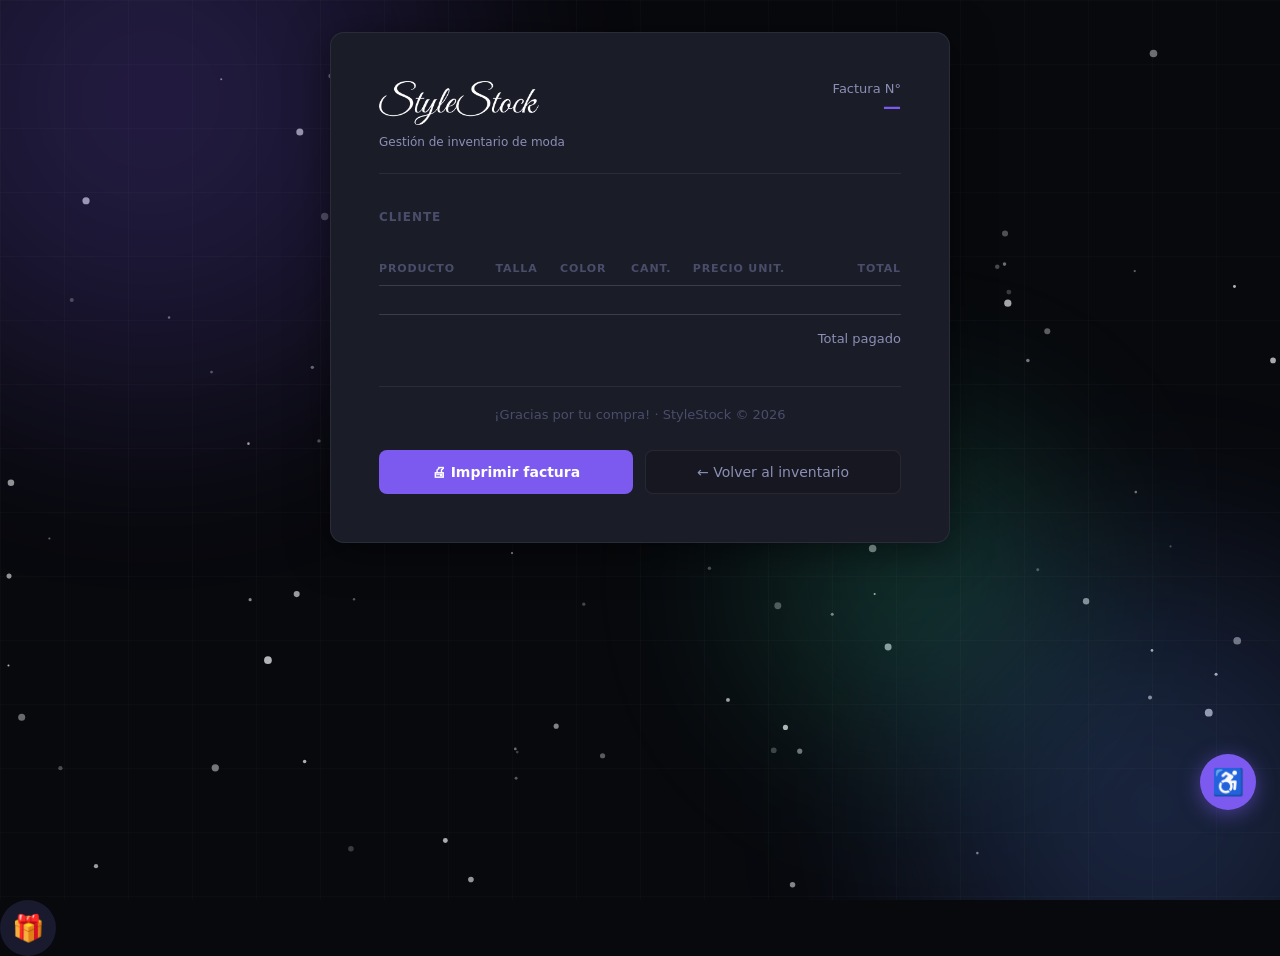
<file: factura.html>
<!DOCTYPE html>
<html lang="es">
<head>
<meta charset="UTF-8">
<meta name="viewport" content="width=device-width, initial-scale=1.0">
<title>StyleStock — Factura</title>
<link rel="stylesheet" href="global.css">
<link rel="stylesheet" href="venta.css">
<link rel="icon" type="image/svg+xml" href="Gemini_Generated_Image_kxv9nskxv9nskxv9.png">
</head>
<body>

 <svg style="display:none">
  <defs>
    <filter id="deuteranopia">
      <feColorMatrix type="matrix" values="0.625 0.375 0 0 0
                                            0.7   0.3   0 0 0
                                            0     0.3   0.7 0 0
                                            0     0     0   1 0"/>
    </filter>
  </defs>
</svg>





<div class="orb-bg">
  <div class="orb orb1"></div>
  <div class="orb orb2"></div>
  <div class="orb orb3"></div>
  <div class="grid-overlay"></div>
</div>

<div class="page">

  <div class="factura-card" id="facturaContenido">

    <!-- ENCABEZADO -->
    <div class="factura-header">
      <div class="factura-logo">
        <img src="logo_text.png" alt="StyleStock">
        <p style="font-size:12px;color:var(--text2);margin-top:6px;">Gestión de inventario de moda</p>
      </div>
      <div class="factura-num">
        <p>Factura N°</p>
        <strong id="facturaNum">—</strong>
        <p style="margin-top:6px;" id="facturaFecha"></p>
      </div>
    </div>

    <!-- CLIENTE -->
    <div class="factura-cliente">
      <h3>Cliente</h3>
      <p id="facturaClienteNombre"></p>
      <span id="facturaClienteDoc"></span>
    </div>

    <!-- TABLA -->
    <table class="factura-tabla">
      <thead>
        <tr>
          <th>Producto</th>
          <th>Talla</th>
          <th>Color</th>
          <th>Cant.</th>
          <th>Precio unit.</th>
          <th>Total</th>
        </tr>
      </thead>
      <tbody id="facturaItems"></tbody>
    </table>

    <!-- TOTAL -->
    <div class="factura-total">
      <div class="factura-total-inner">
        <div class="factura-total-label">Total pagado</div>
        <div class="factura-total-valor" id="facturaTotal"></div>
      </div>
    </div>

    <!-- FOOTER -->
    <div class="factura-footer">
      ¡Gracias por tu compra! · StyleStock © 2026
    </div>

    <!-- ACCIONES -->
    <div class="factura-acciones">
      <button class="btn-imprimir" onclick="window.print()">🖨 Imprimir factura</button>
      <button class="btn-volver-inv" onclick="window.location.href='inventario.html'">← Volver al inventario</button>
    </div>

  </div>

</div>


<button class="btn-accesibilidad" onclick="toggleAccesibilidad()">♿</button>

<div id="panelAccesibilidad" class="panel-accesibilidad" style="display:none;">
  
  <h3>Accesibilidad</h3>

  <div class="acc-seccion">
    <p class="acc-label">Tamaño de texto</p>
    <div class="acc-fila">
      <button onclick="cambiarTexto(-1)">A−</button>
      <button onclick="cambiarTexto(0)">A</button>
      <button onclick="cambiarTexto(1)">A+</button>
    </div>
  </div>

    <div class="acc-seccion">
      <p class="acc-label">Modo de color</p>
      <div class="acc-fila">
        <button onclick="aplicarFiltro('')">Normal</button>
        <button onclick="aplicarFiltro('deuteranopia')">daltonico</button>
      </div>

  <div class="acc-seccion">
    <p class="acc-label">Contraste</p>
    <div class="acc-fila">
      <button onclick="toggleContraste()">⬛ Alto contraste</button>
      <button onclick="quitarContraste()">Normal</button>
    </div>
  </div>

  <div class="acc-seccion">
    <p class="acc-label">Calculadora</p>
    <input id="calcDisplay" class="calc-display" type="text" readonly>
    <div class="calc-grid">
      <button onclick="calcInput('7')">7</button>
      <button onclick="calcInput('8')">8</button>
      <button onclick="calcInput('9')">9</button>
      <button onclick="calcInput('/')">÷</button>
      <button onclick="calcInput('4')">4</button>
      <button onclick="calcInput('5')">5</button>
      <button onclick="calcInput('6')">6</button>
      <button onclick="calcInput('*')">×</button>
      <button onclick="calcInput('1')">1</button>
      <button onclick="calcInput('2')">2</button>
      <button onclick="calcInput('3')">3</button>
      <button onclick="calcInput('-')">−</button>
      <button onclick="calcInput('0')">0</button>
      <button onclick="calcInput('.')">.</button>
      <button onclick="calcResult()">=</button>
      <button onclick="calcInput('+')">+</button>
      <button onclick="calcClear()" style="grid-column: 1/-1;">C</button>
    </div>
  </div>

</div>






<div id="toast" class="toast"></div>
<script src="particulas.js"></script>
<script src="app.js"></script>


<script src="flotante.js"></script>



</html>
</file>
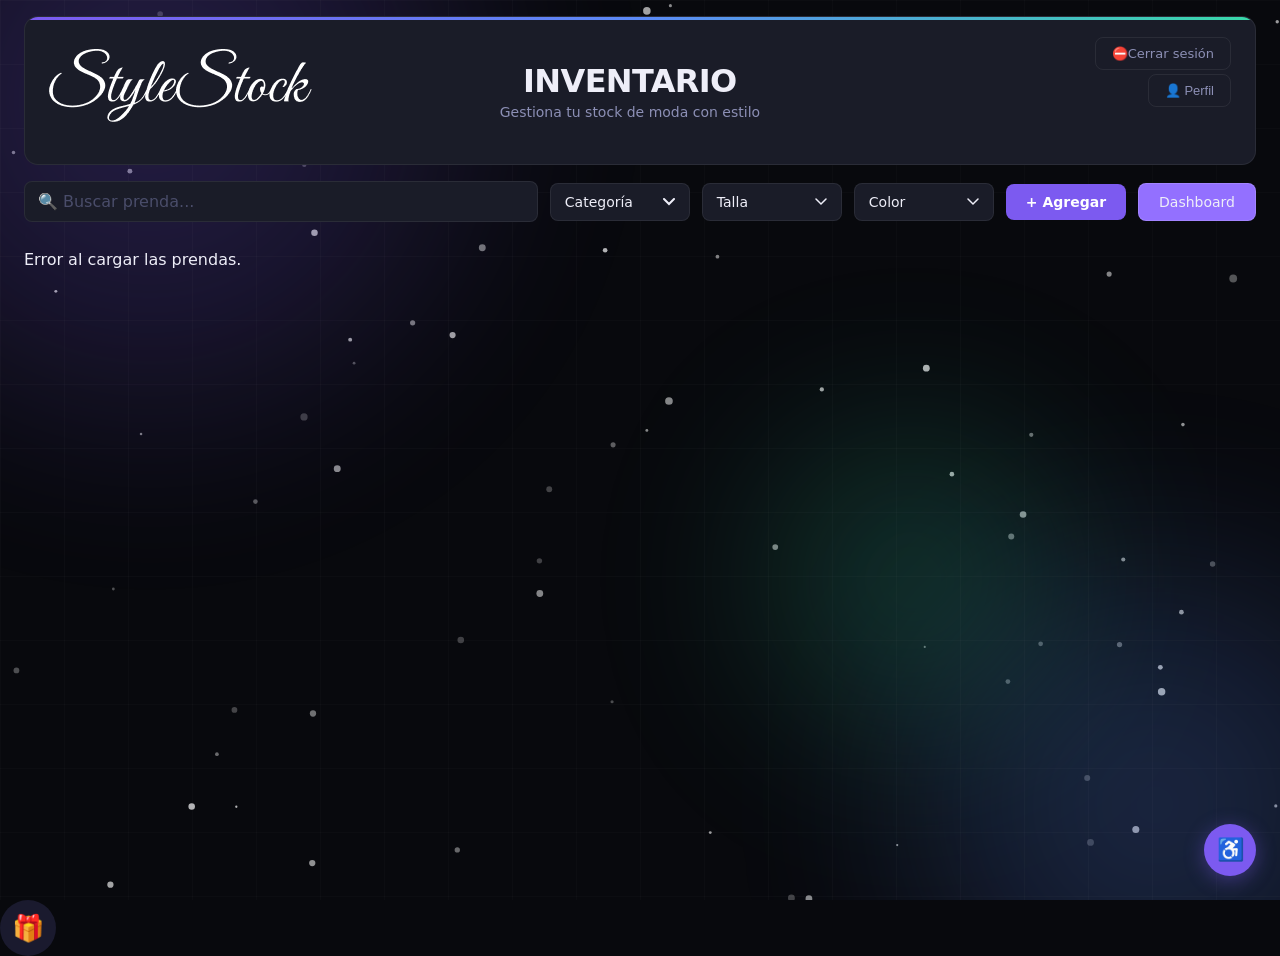
<file: inventario.html>
<!DOCTYPE html>
<html lang="es">
<head>
<meta charset="UTF-8">
<meta name="viewport" content="width=device-width, initial-scale=1.0">
<title>StyleStock — Inventario</title>
<link rel="stylesheet" href="global.css">
<link rel="stylesheet" href="inventario.css">
<link rel="icon" type="image/svg+xml" href="Gemini_Generated_Image_kxv9nskxv9nskxv9.png">
</head>
<body>

 <svg style="display:none">
  <defs>
    <filter id="deuteranopia">
      <feColorMatrix type="matrix" values="0.625 0.375 0 0 0
                                            0.7   0.3   0 0 0
                                            0     0.3   0.7 0 0
                                            0     0     0   1 0"/>
    </filter>
  </defs>
</svg>





<div class="orb-bg">
  <div class="orb orb1"></div>
  <div class="orb orb2"></div>
  <div class="orb orb3"></div>
  <div class="grid-overlay"></div>
</div>

<div class="page">

  <!-- HEADER -->
  <div class="header">
    <img src="logo_text.png" class="brand-img" alt="StyleStock">
    <div class="header-text">
      <h1 class="title">INVENTARIO</h1>
      <p class="subtitle">Gestiona tu stock de moda con estilo</p>
    </div>
    <button class="btn-perfil" onclick="abrirPerfil()">👤 Perfil</button>
   
    <button class="btn-logout" onclick="cerrarSesion()">⛔Cerrar sesión</button>
  </div>

  <!-- CONTROLES -->
  <div class="controls">
    <div class="search-box">
      <span>🔍</span>
      <input id="buscar" type="text" placeholder="Buscar prenda...">
    </div>

    <div class="custom-select" id="selectCategoria">
      <div class="select-selected" onclick="toggleSelect(this)">
        <span>Categoría</span>
        <svg width="12" height="8" viewBox="0 0 12 8">
          <path d="M1 1l5 5 5-5" stroke="currentColor" stroke-width="2" fill="none" stroke-linecap="round"/>
        </svg>
      </div>
      <div class="select-options">
        <div class="select-option" onclick="seleccionar(this, 'selectCategoria', 'fCategoria', '')">Todas</div>
        <div class="select-option" onclick="seleccionar(this, 'selectCategoria', 'fCategoria', 'Camisas')">Camisas</div>
        <div class="select-option" onclick="seleccionar(this, 'selectCategoria', 'fCategoria', 'Pantalones')">Pantalones</div>
        <div class="select-option" onclick="seleccionar(this, 'selectCategoria', 'fCategoria', 'Vestidos')">Vestidos</div>
        <div class="select-option" onclick="seleccionar(this, 'selectCategoria', 'fCategoria', 'Abrigos')">Abrigos</div>
        <div class="select-option" onclick="seleccionar(this, 'selectCategoria', 'fCategoria', 'Zapatos')">Zapatos</div>
      </div>

      <input type="hidden" id="fCategoria" value="">

    </div>

    <div class="custom-select" id="selectTalla">
  <div class="select-selected" onclick="toggleSelect(this)">
    <span>Talla</span>
    <svg width="12" height="8" viewBox="0 0 12 8">
      <path d="M1 1l5 5 5-5" stroke="currentColor" stroke-width="1.5" fill="none" stroke-linecap="round"/>
    </svg>
  </div>
  <div class="select-options">
    <div class="select-option" onclick="seleccionar(this, 'selectTalla', 'fTalla', '')">Todas</div>
    <div class="select-option" onclick="seleccionar(this, 'selectTalla', 'fTalla', 'S')">S</div>
    <div class="select-option" onclick="seleccionar(this, 'selectTalla', 'fTalla', 'M')">M</div>
    <div class="select-option" onclick="seleccionar(this, 'selectTalla', 'fTalla', 'L')">L</div>
    <div class="select-option" onclick="seleccionar(this, 'selectTalla', 'fTalla', 'XL')">XL</div>
  </div>
  <input type="hidden" id="fTalla" value="">
</div>

    <div class="custom-select" id="selectColor">
  <div class="select-selected" onclick="toggleSelect(this)">
    <span>Color</span>
    <svg width="12" height="8" viewBox="0 0 12 8">
      <path d="M1 1l5 5 5-5" stroke="currentColor" stroke-width="1.5" fill="none" stroke-linecap="round"/>
    </svg>
  </div>
  <div class="select-options">
    <div class="select-option" onclick="seleccionar(this, 'selectColor', 'fColor', '')">Todos</div>
    <div class="select-option" onclick="seleccionar(this, 'selectColor', 'fColor', 'Negro')">Negro</div>
    <div class="select-option" onclick="seleccionar(this, 'selectColor', 'fColor', 'Blanco')">Blanco</div>
    <div class="select-option" onclick="seleccionar(this, 'selectColor', 'fColor', 'Azul')">Azul</div>
    <div class="select-option" onclick="seleccionar(this, 'selectColor', 'fColor', 'Gris')">Gris</div>
    <div class="select-option" onclick="seleccionar(this, 'selectColor', 'fColor', 'Rojo')">Rojo</div>
    <div class="select-option" onclick="seleccionar(this, 'selectColor', 'fColor', 'Verde')">Verde</div>
  </div>
  <input type="hidden" id="fColor" value="">
</div>

    <button onclick="irAgregar()" class="btn-add">+ Agregar</button>
    <button onclick="window.location.href='dashboard.html'" class="btn-dashboard">Dashboard</button>
  </div>

  <!-- GRID -->
  <div id="grid" class="grid"></div>

</div>

<div id="modalPerfil" class="modal-perfil" style="display:none;">
  <div class="modal-perfil-box">
    
    <div class="perfil-avatar">👤</div>
    
    <h2 id="perfilNombre"></h2>

    <div class="perfil-datos">
      <div class="perfil-item">
        <span class="perfil-label">Nombre</span>
        <span class="perfil-valor" id="perfilNombreVal"></span>
      </div>
      <div class="perfil-item">
        <span class="perfil-label">Correo</span>
        <span class="perfil-valor" id="perfilEmailVal"></span>
      </div>
    </div>

    <div class="perfil-cambiar">
      <h3>Cambiar contraseña</h3>
      <div class="form-group">
        <label>Nueva contraseña</label>
        <input id="nuevaPassword" type="password" placeholder="••••••••">
      </div>
      <div class="form-group">
        <label>Confirmar contraseña</label>
        <input id="confirmarPassword" type="password" placeholder="••••••••">
      </div>
      <button class="btn-cambiar-pass" onclick="cambiarPassword()">Guardar contraseña</button>
    </div>

    <button class="btn-cerrar-perfil" onclick="cerrarPerfil()">✕ Cerrar</button>

  </div>
</div>
<!-- ACCESIBILIDAD -->
<button class="btn-accesibilidad" onclick="toggleAccesibilidad()">♿</button>

<div id="panelAccesibilidad" class="panel-accesibilidad" style="display:none;">
  
  <h3>Accesibilidad</h3>

  <!-- TEXTO -->
  <div class="acc-seccion">
    <p class="acc-label">Tamaño de texto</p>
    <div class="acc-fila">
      <button onclick="cambiarTexto(-1)">A−</button>
      <button onclick="cambiarTexto(0)">A</button>
      <button onclick="cambiarTexto(1)">A+</button>
    </div>
  </div>

  <!-- DALTONISMO -->
    <div class="acc-seccion">
      <p class="acc-label">Modo de color</p>
      <div class="acc-fila">
        <button onclick="aplicarFiltro('')">Normal</button>
        <button onclick="aplicarFiltro('deuteranopia')">daltonico</button>
      </div>

  <!-- ALTO CONTRASTE -->
  <div class="acc-seccion">
    <p class="acc-label">Contraste</p>
    <div class="acc-fila">
      <button onclick="toggleContraste()">⬛ Alto contraste</button>
      <button onclick="quitarContraste()">Normal</button>
    </div>
  </div>

  <!-- CALCULADORA -->
  <div class="acc-seccion">
    <p class="acc-label">Calculadora</p>
    <input id="calcDisplay" class="calc-display" type="text" readonly>
    <div class="calc-grid">
      <button onclick="calcInput('7')">7</button>
      <button onclick="calcInput('8')">8</button>
      <button onclick="calcInput('9')">9</button>
      <button onclick="calcInput('/')">÷</button>
      <button onclick="calcInput('4')">4</button>
      <button onclick="calcInput('5')">5</button>
      <button onclick="calcInput('6')">6</button>
      <button onclick="calcInput('*')">×</button>
      <button onclick="calcInput('1')">1</button>
      <button onclick="calcInput('2')">2</button>
      <button onclick="calcInput('3')">3</button>
      <button onclick="calcInput('-')">−</button>
      <button onclick="calcInput('0')">0</button>
      <button onclick="calcInput('.')">.</button>
      <button onclick="calcResult()">=</button>
      <button onclick="calcInput('+')">+</button>
      <button onclick="calcClear()" style="grid-column: 1/-1;">C</button>
    </div>
  </div>

</div>

<div id="toast" class="toast"></div>

<script src="particulas.js"></script>
<script src="app.js"></script>
<script src="flotante.js"></script>
</body>
</html>
</file>
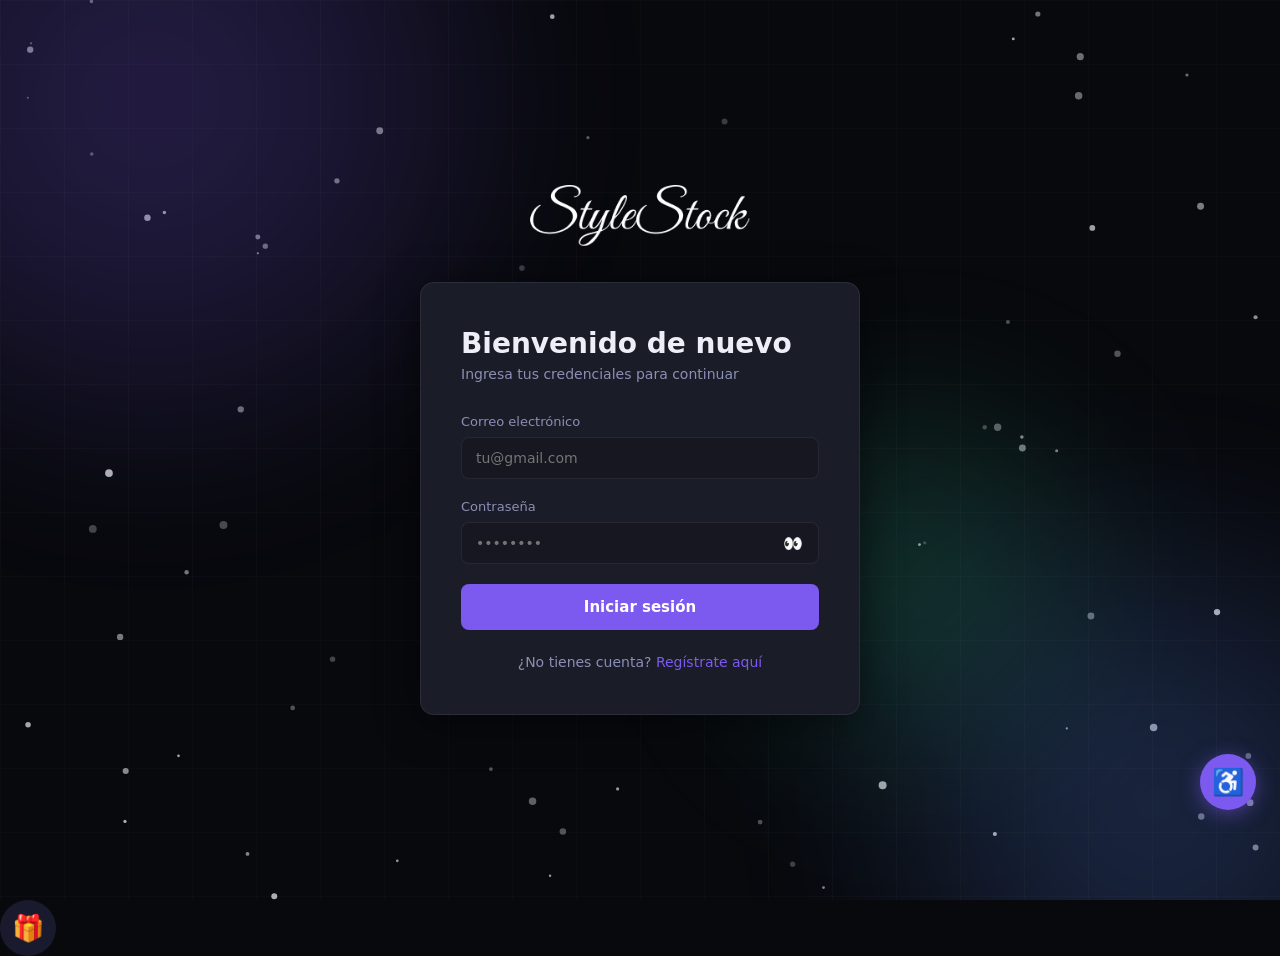
<file: login.html>
<!DOCTYPE html>
<html lang="es">
<head>
<meta charset="UTF-8">
<meta name="viewport" content="width=device-width, initial-scale=1.0">
<title>StyleStock — Login</title>
<link rel="stylesheet" href="login.css">
<link rel="stylesheet" href="global.css">
<link rel="icon" type="image/svg+xml" href="Gemini_Generated_Image_kxv9nskxv9nskxv9.png">
</head>
<body>

 <svg style="display:none">
  <defs>
    <filter id="deuteranopia">
      <feColorMatrix type="matrix" values="0.625 0.375 0 0 0
                                            0.7   0.3   0 0 0
                                            0     0.3   0.7 0 0
                                            0     0     0   1 0"/>
    </filter>
  </defs>
</svg>




<div class="orb-bg">
  <div class="orb orb1"></div>
  <div class="orb orb2"></div>
  <div class="orb orb3"></div>
  <div class="grid-overlay"></div>
</div>

<div class="page">
  <div style="display:flex;flex-direction:column;align-items:center;width:100%;max-width:440px;">

    <div class="auth-brand">
      <img src="logo_text.png" alt="StyleStock">
    </div>

    <div class="loginCard" id="loginCard">
      <h2>Bienvenido de nuevo</h2>
      <p class="subtitle">Ingresa tus credenciales para continuar</p>

      <form id="loginForm">
        <div class="form-group">
          <label for="email">Correo electrónico</label>
          <input id="email" type="email" placeholder="tu@gmail.com" required>
        </div>

        <div class="form-group">
          <label for="password">Contraseña</label>
          <div class="input-with-icon">
            <input id="password" type="password" placeholder="••••••••" required>
            <button type="button" class="eye-btn" id="togglePassword">👀</button>
          </div>
        </div>

        <button type="submit" id="loginBtn">
          <div class="spinner"></div>
          <span class="btn-text">Iniciar sesión</span>
        </button>
      </form>

      <p class="auth-link">
        ¿No tienes cuenta? <span onclick="goRegister()">Regístrate aquí</span>
      </p>
    </div>

  </div>
</div>



<!-- ACCESIBILIDAD -->
<button class="btn-accesibilidad" onclick="toggleAccesibilidad()">♿</button>

<div id="panelAccesibilidad" class="panel-accesibilidad" style="display:none;">
  
  <h3>Accesibilidad</h3>

  <div class="acc-seccion">
    <p class="acc-label">Tamaño de texto</p>
    <div class="acc-fila">
      <button onclick="cambiarTexto(-1)">A−</button>
      <button onclick="cambiarTexto(0)">A</button>
      <button onclick="cambiarTexto(1)">A+</button>
    </div>
  </div>

    <div class="acc-seccion">
      <p class="acc-label">Modo de color</p>
      <div class="acc-fila">
        <button onclick="aplicarFiltro('')">Normal</button>
        <button onclick="aplicarFiltro('deuteranopia')">daltonico</button>
      </div>

  <div class="acc-seccion">
    <p class="acc-label">Contraste</p>
    <div class="acc-fila">
      <button onclick="toggleContraste()">⬛ Alto contraste</button>
      <button onclick="quitarContraste()">Normal</button>
    </div>
  </div>

  <div class="acc-seccion">
    <p class="acc-label">Calculadora</p>
    <input id="calcDisplay" class="calc-display" type="text" readonly>
    <div class="calc-grid">
      <button onclick="calcInput('7')">7</button>
      <button onclick="calcInput('8')">8</button>
      <button onclick="calcInput('9')">9</button>
      <button onclick="calcInput('/')">÷</button>
      <button onclick="calcInput('4')">4</button>
      <button onclick="calcInput('5')">5</button>
      <button onclick="calcInput('6')">6</button>
      <button onclick="calcInput('*')">×</button>
      <button onclick="calcInput('1')">1</button>
      <button onclick="calcInput('2')">2</button>
      <button onclick="calcInput('3')">3</button>
      <button onclick="calcInput('-')">−</button>
      <button onclick="calcInput('0')">0</button>
      <button onclick="calcInput('.')">.</button>
      <button onclick="calcResult()">=</button>
      <button onclick="calcInput('+')">+</button>
      <button onclick="calcClear()" style="grid-column: 1/-1;">C</button>
    </div>
  </div>

</div>

<div id="toast" class="toast"></div>
<script src="flotante.js"></script>
<script src="particulas.js"></script>
<script src="app.js"></script>
</body>
</html>
</file>
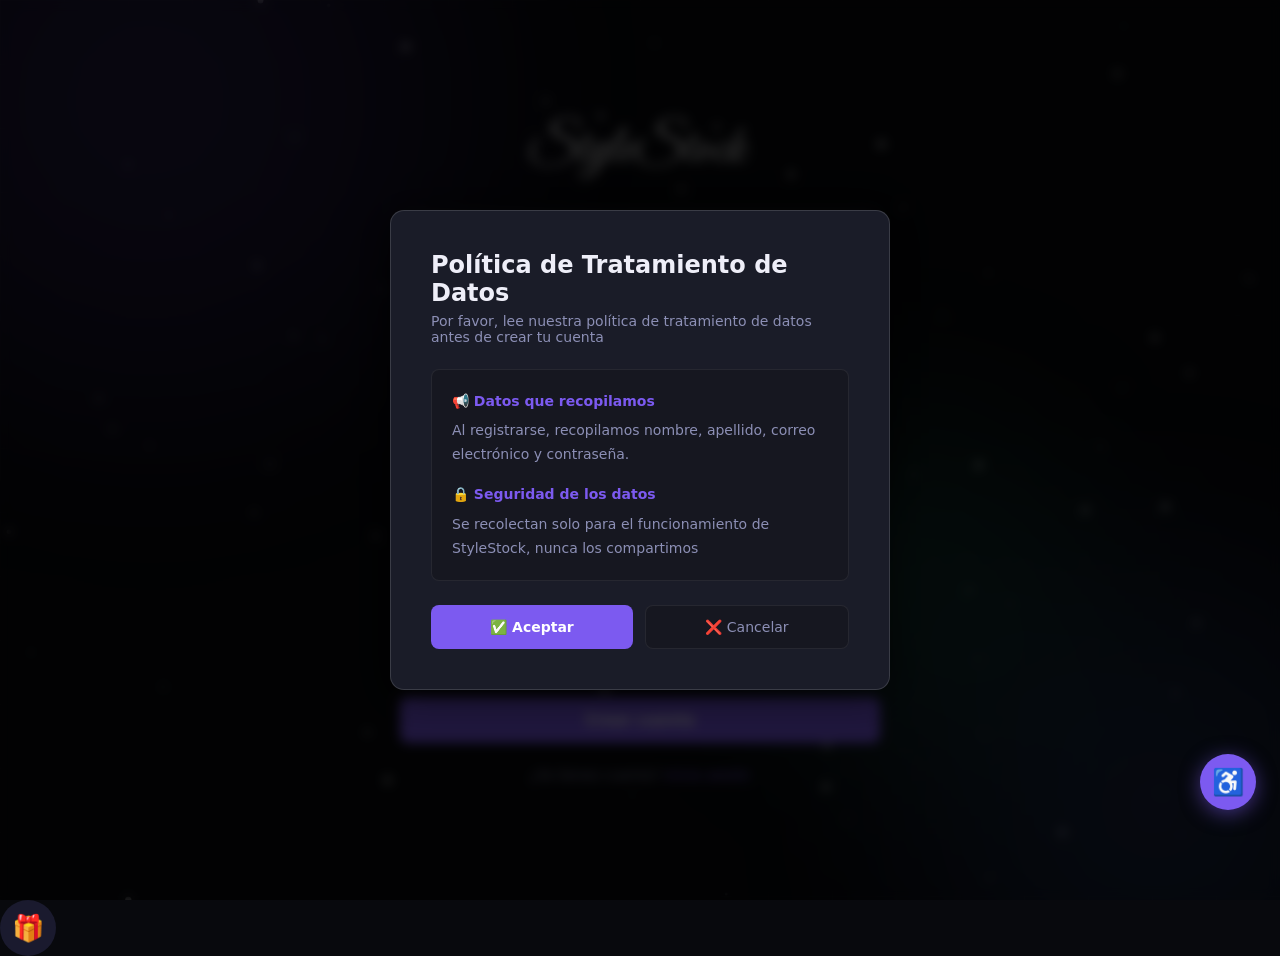
<file: registro.html>
<!DOCTYPE html>
<html lang="es">
<head>
<meta charset="UTF-8">
<meta name="viewport" content="width=device-width, initial-scale=1.0">
<title>StyleStock — Registro</title>
<link rel="stylesheet" href="global.css">
<link rel="stylesheet" href="registro.css">
<link rel="icon" type="image/svg+xml" href="Gemini_Generated_Image_kxv9nskxv9nskxv9.png">
</head>
<body>

<div class="orb-bg">
  <div class="orb orb1"></div>
  <div class="orb orb2"></div>
  <div class="orb orb3"></div>
  <div class="grid-overlay"></div>
</div>

<div class="page">
  <div style="display:flex;flex-direction:column;align-items:center;width:100%;max-width:480px;">

    <div class="auth-brand">
      <img src="logo_text.png" alt="StyleStock">
    </div>

    <div class="registerCard">
      <h2>Crea tu cuenta</h2>
      <p class="subtitle">Empieza a gestionar tu inventario hoy</p>

      <form id="registerForm">
        <div class="form-row">
          <div class="form-group">
            <label for="nombre">Nombre</label>

            <input id="nombre" type="text" placeholder="Natali" required>
          </div>
          <div class="form-group">
            <label for="apellido">Apellido</label>
            <input id="apellido" type="text" placeholder="castiblanco" required>


            
          </div>
          
          

          </div>

        </div>

        <div class="form-group">
          <label for="email">Correo electrónico</label>
          <input id="email" type="email" placeholder="tu@correo.com" required>
        </div>

      <div class="form-group">
  <label for="password">Contraseña</label>
  <div class="input-with-icon">
    <input id="password" type="password" placeholder="••••••••" required>
    <button type="button" class="eye-btn" id="togglePassword">👀</button>
  </div>
  <div class="password-strength">
    <p>La contraseña debe tener al menos 8 caracteres, incluyendo mayúsculas, minúsculas y números.</p>
    <div class="strength-bar">
      <div class="strength-fill" id="strengthFill"></div>
    </div>
    <span class="strength-label" id="strengthLabel"></span>
  </div>
</div>

<button type="submit" id="registerBtn">Crear cuenta</button>
</form>

      <p class="auth-link">
        ¿Ya tienes cuenta? <span onclick="goLogin()">Inicia sesión</span>
      </p>
    </div>

  </div>
</div>

<div id="modalTerminos" class="modal-terminos">

 <div class="modal-terminos-box">
   <h2>Política de Tratamiento de Datos</h2>
   <p class="modal-terminos-sub">Por favor, lee nuestra política de tratamiento de datos antes de crear tu cuenta</p>


       
  
    <div class="terminos-contenido">
      <h3> 📢 Datos que recopilamos</h3>
      <p>Al registrarse, recopilamos nombre, apellido, correo electrónico y contraseña.</p>
      <h3>🔒 Seguridad de los datos</h3>
      <p>Se recolectan solo para el funcionamiento de StyleStock, nunca los compartimos</p>
    </div>
<div class="modal-terminos-acciones">
  <button class="btn-aceptar" onclick="aceptarTerminos()"> ✅ Aceptar</button>
  <button class="btn-cancelar" onclick="cancelarTerminos()"> ❌ Cancelar</button>
</div>



 </div>
</div>



<!-- ACCESIBILIDAD -->
<button class="btn-accesibilidad" onclick="toggleAccesibilidad()">♿</button>

<div id="panelAccesibilidad" class="panel-accesibilidad" style="display:none;">
  
  <h3>Accesibilidad</h3>

  <div class="acc-seccion">
    <p class="acc-label">Tamaño de texto</p>
    <div class="acc-fila">
      <button onclick="cambiarTexto(-1)">A−</button>
      <button onclick="cambiarTexto(0)">A</button>
      <button onclick="cambiarTexto(1)">A+</button>
    </div>
  </div>

    <div class="acc-seccion">
      <p class="acc-label">Modo de color</p>
      <div class="acc-fila">
        <button onclick="aplicarFiltro('')">Normal</button>
        <button onclick="aplicarFiltro('deuteranopia')">daltonico</button>
      </div>

  <div class="acc-seccion">
    <p class="acc-label">Contraste</p>
    <div class="acc-fila">
      <button onclick="toggleContraste()">⬛ Alto contraste</button>
      <button onclick="quitarContraste()">Normal</button>
    </div>
  </div>

  <div class="acc-seccion">
    <p class="acc-label">Calculadora</p>
    <input id="calcDisplay" class="calc-display" type="text" readonly>
    <div class="calc-grid">
      <button onclick="calcInput('7')">7</button>
      <button onclick="calcInput('8')">8</button>
      <button onclick="calcInput('9')">9</button>
      <button onclick="calcInput('/')">÷</button>
      <button onclick="calcInput('4')">4</button>
      <button onclick="calcInput('5')">5</button>
      <button onclick="calcInput('6')">6</button>
      <button onclick="calcInput('*')">×</button>
      <button onclick="calcInput('1')">1</button>
      <button onclick="calcInput('2')">2</button>
      <button onclick="calcInput('3')">3</button>
      <button onclick="calcInput('-')">−</button>
      <button onclick="calcInput('0')">0</button>
      <button onclick="calcInput('.')">.</button>
      <button onclick="calcResult()">=</button>
      <button onclick="calcInput('+')">+</button>
      <button onclick="calcClear()" style="grid-column: 1/-1;">C</button>
    </div>
  </div>

</div>

<div id="toast" class="toast"></div>

<script src="particulas.js"></script>
<script src="app.js"></script>

<script src="flotante.js"></script>


</body>
</html>
</file>
<file: global.css>
/*REBOTE EN BOTONES */


@keyframes rebote {
  0%   { transform: scale(1); }
  30%  { transform: scale(0.88); }
  60%  { transform: scale(1.1); }
  80%  { transform: scale(0.96); }
  100% { transform: scale(1); }
}

button:active {
  animation: rebote 0.4s ease;
}




/* MODO OSCURO */
.dark {
  filter: invert(1) hue-rotate(180deg);
}

.dark img,
.dark canvas {
  filter: invert(1) hue-rotate(180deg);
}

/* BOTÓN MODO OSCURO */
.btn-dark-mode {
  position: fixed;
  bottom: 24px;
  right: 24px;
  width: 48px;
  height: 48px;
  border-radius: 50%;
  border: none;
  background: #5c6f8f;
  color: white;
  font-size: 22px;
  cursor: pointer;
  z-index: 9999;
  box-shadow: 0 4px 16px rgba(0,0,0,0.3);
  transition: transform 0.3s;
}

.btn-dark-mode:hover {
  transform: scale(1.1);
}









@import url('https://fonts.googleapis.com/css2?family=Syne:wght@400;600;700;800&family=DM+Sans:ital,opsz,wght@0,9..40,300;0,9..40,400;0,9..40,500;1,9..40,300&display=swap');

:root {
  --bg:       #08090d;
  --bg2:      #0f1017;
  --bg3:      #161720;
  --surface:  #1a1c28;
  --surface2: #21253a;
  --border:   rgba(255,255,255,0.07);
  --border2:  rgba(255,255,255,0.14);
  --text:     #eeeef8;
  --text2:    #8c8fb5;
  --text3:    #4a4d6a;
  --accent:   #7c5af0;
  --accent2:  #5b8af7;
  --accent3:  #38d9a9;
  --danger:   #f05a7c;
  --warning:  #f0c05a;
  --success:  #38d9a9;
  --radius:   14px;
  --radius-sm:8px;
  --shadow:   0 8px 40px rgba(0,0,0,0.5);
  --shadow-sm:0 4px 16px rgba(0,0,0,0.3);
  --font:     'DM Sans', system-ui, sans-serif;
  --font-d:   'Syne', system-ui, sans-serif;
  --text-scale: 1;
}

*, *::before, *::after {
  box-sizing: border-box;
  margin: 0;
  padding: 0;
}

html { scroll-behavior: smooth; }

body {
  font-family: var(--font);
  background: var(--bg);
  color: var(--text);
  min-height: 100vh;
  overflow-x: hidden;
}

/* ---- FONDO ANIMADO (ORBS) ---- */
.orb-bg {
  position: fixed;
  inset: 0;
  pointer-events: none;
  z-index: 0;
  overflow: hidden;
}
.orb {
  position: absolute;
  border-radius: 50%;
  filter: blur(90px);
  opacity: 0.28;
  animation: orbFloat 10s ease-in-out infinite;
}
.orb1 { width: 700px; height: 700px; background: radial-gradient(circle, #7c5af0, transparent); top: -250px; left: -200px; }
.orb2 { width: 550px; height: 550px; background: radial-gradient(circle, #5b8af7, transparent); bottom: -180px; right: -150px; animation-delay: -5s; }
.orb3 { width: 350px; height: 350px; background: radial-gradient(circle, #38d9a9, transparent); top: 45%; right: 15%; animation-delay: -2.5s; }
.grid-overlay {
  position: absolute; inset: 0;
  background-image:
    linear-gradient(rgba(255,255,255,0.018) 1px, transparent 1px),
    linear-gradient(90deg, rgba(255,255,255,0.018) 1px, transparent 1px);
  background-size: 64px 64px;
}

@keyframes orbFloat {
  0%, 100% { transform: translate(0, 0); }
  50%       { transform: translate(28px, 28px); }
}

/* ---- BOTONES GLOBALES ---- */
.btn-primary {
  padding: 12px 24px;
  background: var(--accent);
  color: #fff;
  border: none;
  border-radius: var(--radius-sm);
  font-family: var(--font-d);
  font-size: 14px; font-weight: 700;
  cursor: pointer;
  transition: all 0.2s;
  letter-spacing: 0.02em;
}
.btn-primary:hover {
  background: #9370ff;
  transform: translateY(-2px);
  box-shadow: 0 8px 24px rgba(124,90,240,0.45);
}

.btn-ghost {
  padding: 12px 24px;
  background: transparent;
  color: var(--text);
  border: 1px solid var(--border2);
  border-radius: var(--radius-sm);
  font-family: var(--font);
  font-size: 14px;
  cursor: pointer;
  transition: all 0.2s;
}
.btn-ghost:hover { background: var(--surface); }

/* ---- TOAST ---- */
.toast {
  position: fixed;
  bottom: 32px; left: 50%;
  transform: translateX(-50%) translateY(20px);
  z-index: 9999;
  background: var(--surface);
  border: 1px solid var(--border2);
  border-radius: 100px;
  padding: 12px 28px;
  font-size: 14px;
  box-shadow: var(--shadow);
  opacity: 0;
  pointer-events: none;
  transition: all 0.3s;
  white-space: nowrap;
}
.toast.show {
  opacity: 1;
  transform: translateX(-50%) translateY(0);
  pointer-events: auto;
}
.toast.hidden { display: none; }
.toast.success { border-color: rgba(56,217,169,0.4); color: var(--success); }
.toast.error   { border-color: rgba(240,90,124,0.4);  color: var(--danger); }
.toast.info    { border-color: rgba(124,90,240,0.4);  color: var(--accent); }

/* ---- SCROLLBAR ---- */
::-webkit-scrollbar { width: 5px; }
::-webkit-scrollbar-track { background: transparent; }
::-webkit-scrollbar-thumb { background: var(--border2); border-radius: 3px; }
::-webkit-scrollbar-thumb:hover { background: var(--text3); }

/* ---- ANIMACIONES ---- */
@keyframes fadeUp {
  from { opacity: 0; transform: translateY(20px); }
  to   { opacity: 1; transform: none; }
}
@keyframes fadeIn {
  from { opacity: 0; }
  to   { opacity: 1; }

}





.content-flotante {
position: fidex;
bottom: 30px;
right: 30px;
z-index: 9999;


}



.dm-btn {

  width: 56px;
  height: 56px;
  border-radius: 50%;
  background: #1a1a2e;
  border: none;
  cursor: pointer;
  font-size: 26px;
  transition: transform 0.2s; 

}




.dm-btn:hover {

  transform: scale(1.1);

}


.menu {

  position: absolute;
  bottom: 70px;
  left: 7%;
  transform: translateY(10px);
  display: flex;
  flex-direction: column;
  gap: 10px;
  opacity: 0;
  pointer-events: none;
  transition: opacity 0.3s, transform  0.3s;
  z-index: 9999;

}




.menu.activo{

  opacity: 1;
  pointer-events: all;
  transform: translateX(-50%) translateY(0px);
   
}


.menu-item {
  transition: transform 0.2s;
  padding: 22px 34px;
  border-radius: 20%;
  text-decoration: none;
  color: white;
  font-size: 12px;
  white-space: nowrap;

}

.menu-item:hover{ transform: scale(1.05); }

  .whatsapp { background: #25D366; }
  .facebook  { background:  #1877F2;}
  .instagram  {background: #E1306C;}



p, h1, h2, h3, h4, h5, h6, span, label, a, button, input, select, td, th, li {

  font-size: calc(1em * var(--text-scale));


}





/* ---- PANEL ---- */
.panel-accesibilidad {
  position: fixed;
  bottom: 160px;
  right: 24px;
  width: 260px;
  background: var(--surface);
  border: 1px solid var(--border2);
  border-radius: var(--radius);
  padding: 24px;
  z-index: 9998;
  box-shadow: var(--shadow);
  animation: fadeUp 0.2s ease;
  max-height: 80vh;
  overflow-y: auto;
}
.panel-accesibilidad h3 {
  font-family: var(--font-d);
  font-size: 16px;
  font-weight: 700;
  margin-bottom: 16px;
  color: var(--text);
}
.acc-seccion {
  margin-bottom: 20px;
  padding-bottom: 20px;
  border-bottom: 1px solid var(--border);
}
.acc-seccion:last-child {
  border-bottom: none;
  margin-bottom: 0;
}
.acc-label {
  font-size: 12px;
  font-weight: 600;
  color: var(--text3);
  text-transform: uppercase;
  letter-spacing: 0.08em;
  margin-bottom: 10px;
}
.acc-fila {
  display: flex;
  gap: 8px;
  flex-wrap: wrap;
}
.acc-fila button {
  padding: 8px 12px;
  background: var(--bg3);
  border: 1px solid var(--border);
  border-radius: var(--radius-sm);
  color: var(--text2);
  font-size: 13px;
  cursor: pointer;
  transition: all 0.15s;
}
.acc-fila button:hover {
  background: var(--accent);
  color: #fff;
  border-color: var(--accent);
}



/* ---- BOTÓN ACCESIBILIDAD ---- */
.btn-accesibilidad {
  position: fixed;
  bottom: 90px;
  right: 24px;
  width: 56px;
  height: 56px;
  border-radius: 50%;
  background: var(--accent);
  color: #fff;
  border: none;
  font-size: 26px;
  cursor: pointer;
  z-index: 9998;
  box-shadow: 0 4px 20px rgba(124,90,240,0.5);
  transition: all 0.2s;
  display: flex;
  align-items: center;
  justify-content: center;
}
.btn-accesibilidad:hover {
  transform: scale(1.1);
  box-shadow: 0 6px 28px rgba(124,90,240,0.7);
}

/* ---- CALCULADORA ---- */
.calc-display {
  width: 100%;
  padding: 10px 14px;
  background: var(--bg3);
  border: 1px solid var(--border);
  border-radius: var(--radius-sm);
  color: var(--text);
  font-family: var(--font-d);
  font-size: 18px;
  text-align: right;
  margin-bottom: 10px;
  outline: none;
}
.calc-grid {
  display: grid;
  grid-template-columns: repeat(4, 1fr);
  gap: 8px;
}
.calc-grid button {
  padding: 10px;
  background: var(--bg3);
  border: 1px solid var(--border);
  border-radius: var(--radius-sm);
  color: var(--text);
  font-size: 15px;
  cursor: pointer;
  transition: all 0.15s;
}
.calc-grid button:hover {
  background: var(--surface2);
  border-color: var(--accent);
}

/* ---- ALTO CONTRASTE ---- */
body.alto-contraste {
  filter: contrast(2) grayscale(1) brightness(1.1);
}
body.alto-contraste img {
  filter: grayscale(1) contrast(1.5);
}



body.deuteranopia {
  filter: url('#deuteranopia');
}


.correo { background: #8b635f; }
</file>
<file: venta.css>
/* ======================================================
   STYLESTOCK — Venta & Factura
   ====================================================== */

.page {
  position: relative;
  z-index: 1;
  min-height: 100vh;
  padding: 32px 40px;
  display: flex;
  flex-direction: column;
  align-items: center;
}

/* ---- HEADER ---- */
.header {
  background: var(--surface);
  border: 1px solid var(--border);
  border-radius: var(--radius);
  padding: 24px 32px;
  margin-bottom: 28px;
  width: 100%;
  max-width: 620px;
  position: relative;
  overflow: hidden;
  animation: fadeUp 0.4s ease both;
}
.header::before {
  content: '';
  position: absolute;
  top: 0; left: 0; right: 0;
  height: 3px;
  background: linear-gradient(90deg, var(--accent), var(--accent2), var(--accent3));
}
.brand-img {
  width: 170px;
  filter: brightness(0) invert(1);
  margin-bottom: 8px;
  display: block;
}
.title {
  font-family: var(--font-d);
  font-size: 24px;
  font-weight: 800;
  text-transform: uppercase;
  letter-spacing: 0.04em;
}
.subtitle { color: var(--text2); font-size: 14px; margin-top: 4px; }

/* ---- PRENDA RESUMEN ---- */
.prenda-resumen {
  background: var(--bg3);
  border: 1px solid var(--border);
  border-radius: var(--radius-sm);
  padding: 16px 20px;
  display: flex;
  align-items: center;
  gap: 16px;
  margin-bottom: 24px;
}
.prenda-resumen img {
  width: 64px; height: 64px;
  object-fit: cover;
  border-radius: var(--radius-sm);
  background: var(--bg2);
}
.prenda-info-nombre {
  font-family: var(--font-d);
  font-size: 16px;
  font-weight: 700;
}
.prenda-info-sub {
  font-size: 13px;
  color: var(--text2);
  margin-top: 3px;
}
.prenda-stock {
  margin-left: auto;
  font-size: 13px;
  color: var(--accent3);
  font-weight: 600;
}

/* ---- FORM CARD ---- */
.form-card {
  background: var(--surface);
  border: 1px solid var(--border);
  border-radius: var(--radius);
  padding: 36px 40px;
  width: 100%;
  max-width: 620px;
  box-shadow: var(--shadow);
  animation: fadeUp 0.4s 0.1s ease both;
}

.form-group {
  margin-bottom: 20px;
}
.form-group label {
  display: block;
  font-size: 13px;
  font-weight: 500;
  color: var(--text2);
  margin-bottom: 8px;
}
.form-group input {
  width: 100%;
  padding: 12px 14px;
  background: var(--bg3);
  border: 1px solid var(--border);
  border-radius: var(--radius-sm);
  color: var(--text);
  font-family: var(--font);
  font-size: 14px;
  outline: none;
  transition: border-color 0.2s, box-shadow 0.2s;
}
.form-group input:focus {
  border-color: var(--accent);
  box-shadow: 0 0 0 3px rgba(124,90,240,0.13);
}

.form-row {
  display: grid;
  grid-template-columns: 1fr 1fr;
  gap: 16px;
}

/* ---- TOTAL ---- */
.total-box {
  background: rgba(124,90,240,0.08);
  border: 1px solid rgba(124,90,240,0.2);
  border-radius: var(--radius-sm);
  padding: 16px 20px;
  display: flex;
  justify-content: space-between;
  align-items: center;
  margin-bottom: 24px;
}
.total-label { font-size: 14px; color: var(--text2); }
.total-valor {
  font-family: var(--font-d);
  font-size: 26px;
  font-weight: 800;
  color: var(--accent);
}

/* ---- BOTONES ---- */
#btnVender {
  width: 100%;
  padding: 14px;
  background: var(--accent3);
  color: #0a0b0f;
  border: none;
  border-radius: var(--radius-sm);
  font-family: var(--font-d);
  font-size: 15px; font-weight: 800;
  cursor: pointer;
  transition: all 0.2s;
}
#btnVender:hover {
  background: #2ec99a;
  transform: translateY(-2px);
  box-shadow: 0 8px 24px rgba(56,217,169,0.35);
}

.btn-back-link {
  margin-top: 16px;
  font-size: 14px;
  color: var(--text2);
  cursor: pointer;
  text-align: center;
  transition: color 0.2s;
}
.btn-back-link:hover { color: var(--text); }

/* ======================================================
   FACTURA
   ====================================================== */
.factura-card {
  background: var(--surface);
  border: 1px solid var(--border);
  border-radius: var(--radius);
  padding: 48px;
  width: 100%;
  max-width: 620px;
  box-shadow: var(--shadow);
  animation: fadeUp 0.4s ease both;
}

.factura-header {
  display: flex;
  justify-content: space-between;
  align-items: flex-start;
  margin-bottom: 36px;
  padding-bottom: 24px;
  border-bottom: 1px solid var(--border);
}
.factura-logo img {
  width: 160px;
  filter: brightness(0) invert(1);
}
.factura-num {
  text-align: right;
}
.factura-num p {
  font-size: 13px;
  color: var(--text2);
}
.factura-num strong {
  font-family: var(--font-d);
  font-size: 18px;
  color: var(--accent);
}

.factura-cliente {
  margin-bottom: 28px;
}
.factura-cliente h3 {
  font-family: var(--font-d);
  font-size: 12px;
  font-weight: 700;
  color: var(--text3);
  text-transform: uppercase;
  letter-spacing: 0.08em;
  margin-bottom: 12px;
}
.factura-cliente p {
  font-size: 15px;
  margin-bottom: 4px;
}
.factura-cliente span { color: var(--text2); font-size: 13px; }

.factura-tabla {
  width: 100%;
  border-collapse: collapse;
  margin-bottom: 28px;
}
.factura-tabla th {
  font-size: 11px;
  font-weight: 700;
  color: var(--text3);
  text-transform: uppercase;
  letter-spacing: 0.08em;
  padding: 10px 0;
  border-bottom: 1px solid var(--border2);
  text-align: left;
}
.factura-tabla td {
  padding: 14px 0;
  font-size: 14px;
  border-bottom: 1px solid var(--border);
}
.factura-tabla td:last-child,
.factura-tabla th:last-child { text-align: right; }

.factura-total {
  display: flex;
  justify-content: flex-end;
  padding-top: 16px;
  border-top: 1px solid var(--border2);
  margin-bottom: 36px;
}
.factura-total-inner { text-align: right; }
.factura-total-label { font-size: 13px; color: var(--text2); margin-bottom: 4px; }
.factura-total-valor {
  font-family: var(--font-d);
  font-size: 32px;
  font-weight: 800;
  color: var(--accent);
}

.factura-footer {
  text-align: center;
  font-size: 13px;
  color: var(--text3);
  padding-top: 20px;
  border-top: 1px solid var(--border);
}

.factura-acciones {
  display: flex;
  gap: 12px;
  margin-top: 28px;
}
.btn-imprimir {
  flex: 1;
  padding: 13px;
  background: var(--accent);
  color: #fff;
  border: none;
  border-radius: var(--radius-sm);
  font-family: var(--font-d);
  font-size: 14px; font-weight: 700;
  cursor: pointer;
  transition: all 0.2s;
}
.btn-imprimir:hover {
  background: #9370ff;
  transform: translateY(-2px);
  box-shadow: 0 8px 20px rgba(124,90,240,0.4);
}
.btn-volver-inv {
  flex: 1;
  padding: 13px;
  background: var(--bg3);
  color: var(--text2);
  border: 1px solid var(--border);
  border-radius: var(--radius-sm);
  font-family: var(--font);
  font-size: 14px;
  cursor: pointer;
  transition: all 0.2s;
}
.btn-volver-inv:hover { background: var(--surface2); color: var(--text); }

/* PRINT */
@media print {
  .orb-bg, .factura-acciones { display: none !important; }
  body { background: white; color: black; }
  .factura-card {
    box-shadow: none;
    border: none;
    padding: 0;
  }
  .factura-logo img { filter: none; }
  .title, .factura-total-valor { color: #6b47e0 !important; }
  .factura-tabla th, .factura-cliente h3 { color: #999 !important; }
}

@media (max-width: 640px) {
  .page { padding: 20px 16px; }
  .form-card, .factura-card { padding: 28px 20px; }
  .form-row { grid-template-columns: 1fr; }
  .factura-acciones { flex-direction: column; }
}
</file>
<file: inventario.css>
/* 
   STYLESTOCK — Inventario
    */



.page {
  position: relative;
  z-index: 1;
  min-height: 100vh;
  padding: 16px 24px;
}

/* ---- HEADER ---- */
.header {
  text-align: center; 
  background: var(--surface);
  border: 1px solid var(--border);
  border-radius: var(--radius);
  padding:  32px 24px;
  margin-bottom: 16px;
  animation: fadeUp 0.4s ease both;
  position: relative;
  overflow: hidden;
  display: flex;
  align-items: center;
  justify-content: space-between;
}

.header-text {
  flex: 1;
  text-align: left;
  padding-right:  200px;
}



.header::before {
  content: '';
  position: absolute;
  top: 0; left: 0; right: 0;
  height: 3px;
  background: linear-gradient(90deg, var(--accent), var(--accent2), var(--accent3));
}
.brand-img {
  margin: 0 auto;
  filter: brightness(0) invert(1);
  margin: 0 auto;
  margin-bottom: 10px;
  display: block;
  }

.title {
  font-family: var(--font-d);
  font-size: 32px;
  font-weight: 800;
  letter-spacing: -0.02em;
}
.subtitle {
  color: var(--text2);
  font-size: 14px;
  margin-top: 4px;
}

/* ---- CONTROLES ---- */
.controls {
  display: flex;
  gap: 12px;
  align-items: center;
  flex-wrap: wrap;
  margin-bottom: 28px;
  animation: fadeUp 0.4s 0.08s ease both;
}

.search-box {
  display: flex;
  align-items: center;
  gap: 5px;
  background: var(--surface);
  border: 1px solid var(--border);
  border-radius: var(--radius-sm);
  padding: 10px 13px;
  flex: 1;
  min-width: 200px;
  transition: border-color 0.2s;
}
.search-box:focus-within {
  border-color: var(--accent);
  box-shadow: 0 0 0 3px rgba(124,90,240,0.12);
}
.search-box input {
  background: none;
  border: none;
  outline: none;
  color: var(--text);
  font-family: var(--font);
  font-size: 16px;
  width: 100%;
}
.search-box input::placeholder { color: var(--text3); }

select {
  padding: 10px 14px;
  background: var(--surface);
  border: 1px solid var(--border);
  border-radius: var(--radius-sm);
  color: var(--text);
  font-family: var(--font);
  font-size: 14px;
  outline: none;
  cursor: pointer;
  transition: border-color 0.2s;
  appearance: none;
  padding-right: 32px;
  background-image: url("data:image/svg+xml,%3Csvg xmlns='http://www.w3.org/2000/svg' width='12' height='8' viewBox='0 0 12 8'%3E%3Cpath d='M1 1l5 5 5-5' stroke='%238c8fb5' stroke-width='1.5' fill='none' stroke-linecap='round'/%3E%3C/svg%3E");
  background-repeat: no-repeat;
  background-position: right 12px center;
}
select:focus { border-color: var(--accent); }
select option { background: var(--bg2); }

.btn-add {
  padding: 10px 20px;
  background: var(--accent);
  color: #fff;
  border: none;
  border-radius: var(--radius-sm);
  font-family: var(--font-d);
  font-size: 14px; font-weight: 700;
  cursor: pointer;
  transition: all 0.2s;
  white-space: nowrap;
}
.btn-add:hover {
  background: #9370ff;
  transform: translateY(-2px);
  box-shadow: 0 8px 20px rgba(124,90,240,0.4);
}

.btn-dashboard {
  padding: 10px 20px;
  background: #9370ff;
  color: var(--text);
  border: 1px solid var(--border2);
  border-radius: var(--radius-sm);
  font-family: var(--font);
  font-size: 14px;
  cursor: pointer;
  transition: all 0.2s;
  white-space: nowrap;
}
.btn-dashboard:hover { background: var(--surface2); }

/* ---- GRID ---- */
.grid {
  display: grid;
  grid-template-columns: repeat(auto-fill, minmax(210px, 1fr));
  gap: 18px;
  animation: fadeUp 0.4s 0.16s ease both;
}

/* ---- CARD ---- */
.card {
  background: var(--surface);
  border: 1px solid var(--border);
  border-radius: var(--radius);
  overflow: hidden;
  cursor: pointer;
  transition: all 0.22s;
}
.card:hover {
  transform: translateY(-5px);
  border-color: rgba(124,90,240,0.5);
  box-shadow: 0 12px 40px rgba(0,0,0,0.35);
}

.card img {
  width: 100%;
  height: 180px;
  object-fit: cover;
  display: block;
  background: var(--bg3);
}

.card h3 {
  font-family: var(--font-d);
  font-size: 15px;
  font-weight: 700;
  padding: 14px 14px 4px;
}
.card p {
  font-size: 13px;
  color: var(--text2);
  padding: 2px 14px;
}
.card p:last-child {
  font-family: var(--font-d);
  font-size: 15px;
  font-weight: 700;
  color: var(--accent);
  padding-bottom: 14px;
  padding-top: 6px;
}

/* ---- RESPONSIVE ---- */
@media (max-width: 768px) {
  .page { padding: 20px 16px; }
  .controls { flex-direction: column; align-items: stretch; }
  .search-box { min-width: unset; }
}

.header-text {
  margin: 8px;
  text-align: center;
}



.btn-logout {
  position: absolute;
  top: 20px;
  right: 24px;
  padding: 8px 16px;
  background: transparent;
  color: var(--text2);
  border: 1px solid var(--border);
  border-radius: var(--radius-sm);
  font-family: var(--font);
  font-size: 13px;
  cursor: pointer;
  transition: all 0.2s;
}
.btn-logout:hover {
  background: rgba(240,90,124,0.1);
  border-color: var(--danger);
  color: var(--danger);
}








/* ---- BOTÓN PERFIL ---- */
.btn-perfil {
  padding: 8px 16px;
  background: transparent;
  color: var(--text2);
  border: 1px solid var(--border);
  border-radius: var(--radius-sm);
  font-size: 13px;
  cursor: pointer;
  transition: all 0.2s;
}
.btn-perfil:hover {
  background: var(--surface2);
  color: var(--text);
}

/* ---- MODAL PERFIL ---- */
.modal-perfil {
  position: fixed;
  inset: 0;
  z-index: 2000;
  display: flex;
  align-items: center;
  justify-content: center;
  background: rgba(0,0,0,0.75);
  backdrop-filter: blur(6px);
}
.modal-perfil-box {
  background: var(--surface);
  border: 1px solid var(--border2);
  border-radius: var(--radius);
  padding: 40px;
  width: 100%;
  max-width: 440px;
  box-shadow: var(--shadow);
  animation: fadeUp 0.3s ease;
  text-align: center;
}
.perfil-avatar {
  font-size: 56px;
  margin-bottom: 12px;
}
.modal-perfil-box h2 {
  font-family: var(--font-d);
  font-size: 22px;
  font-weight: 800;
  margin-bottom: 24px;
}
.perfil-datos {
  background: var(--bg3);
  border: 1px solid var(--border);
  border-radius: var(--radius-sm);
  padding: 16px;
  margin-bottom: 24px;
  text-align: left;
}
.perfil-item {
  display: flex;
  justify-content: space-between;
  align-items: center;
  padding: 8px 0;
  border-bottom: 1px solid var(--border);
}
.perfil-item:last-child { border-bottom: none; }
.perfil-label {
  font-size: 12px;
  color: var(--text3);
  text-transform: uppercase;
  letter-spacing: 0.06em;
  font-weight: 600;
}
.perfil-valor {
  font-size: 14px;
  color: var(--text);
  font-weight: 500;
}
.perfil-cambiar {
  text-align: left;
  margin-bottom: 20px;
}
.perfil-cambiar h3 {
  font-family: var(--font-d);
  font-size: 14px;
  font-weight: 700;
  color: var(--text2);
  margin-bottom: 14px;
  text-transform: uppercase;
  letter-spacing: 0.06em;
}
.btn-cambiar-pass {
  width: 100%;
  padding: 12px;
  background: var(--accent);
  color: #fff;
  border: none;
  border-radius: var(--radius-sm);
  font-family: var(--font-d);
  font-size: 14px;
  font-weight: 700;
  cursor: pointer;
  transition: all 0.2s;
  margin-top: 8px;
}
.btn-cambiar-pass:hover {
  background: #9370ff;
  transform: translateY(-2px);
}
.btn-cerrar-perfil {
  background: transparent;
  color: var(--text2);
  border: 1px solid var(--border);
  border-radius: var(--radius-sm);
  padding: 10px 24px;
  font-size: 14px;
  cursor: pointer;
  transition: all 0.2s;
  margin-top: 8px;
}
.btn-cerrar-perfil:hover {
  background: var(--surface2);
  color: var(--text);
}



.perfil-cambiar input {
  width: 100%;
  padding: 12px 14px;
  background: var(--bg3);
  border: 1px solid var(--border);
  border-radius: var(--radius-sm);
  color: var(--text);
  font-family: var(--font);
  font-size: 14px;
  outline: none;
  margin-top: 6px;
  transition: border-color 0.2s, box-shadow 0.2s;
}
.perfil-cambiar input:focus {
  border-color: var(--accent);
  box-shadow: 0 0 0 3px rgba(124,90,240,0.13);
}
.perfil-cambiar label {
  display: block;
  font-size: 13px;
  font-weight: 500;
  color: var(--text2);
  margin-top: 14px;
}


.header-acciones {
  display: flex;
  align-items: center;
  gap: 10px;
}
/* ---- BOTÓN ACCESIBILIDAD ---- */
.btn-accesibilidad {
  position: fixed;
  bottom: 24px;
  right: 24px;
  width: 52px;
  height: 52px;
  border-radius: 50%;
  background: var(--accent);
  color: #fff;
  border: none;
  font-size: 22px;
  cursor: pointer;
  z-index: 9998;
  box-shadow: 0 4px 20px rgba(124,90,240,0.4);
  transition: all 0.2s;
}
.btn-accesibilidad:hover {
  transform: scale(1.1);
  box-shadow: 0 6px 24px rgba(124,90,240,0.6);
}

<<<<<<< HEAD
/* ---- PANEL ---- 
=======
/* ---- PANEL ---- */
>>>>>>> f754795c26554b079906228975609eb96734cfbd
.panel-accesibilidad {
  position: fixed;
  bottom: 90px;
  right: 24px;
  width: 300px;
  background: var(--surface);
  border: 1px solid var(--border2);
  border-radius: var(--radius);
  padding: 24px;
  z-index: 9997;
  box-shadow: var(--shadow);
  animation: fadeUp 0.2s ease;
  max-height: 80vh;
  overflow-y: auto;
}
.panel-accesibilidad h3 {
  font-family: var(--font-d);
  font-size: 16px;
  font-weight: 700;
  margin-bottom: 16px;
  color: var(--text);
}
.acc-seccion {
  margin-bottom: 20px;
  padding-bottom: 20px;
  border-bottom: 1px solid var(--border);
}
.acc-seccion:last-child {
  border-bottom: none;
  margin-bottom: 0;
}
.acc-label {
  font-size: 12px;
  font-weight: 600;
  color: var(--text3);
  text-transform: uppercase;
  letter-spacing: 0.08em;
  margin-bottom: 10px;
}
.acc-fila {
  display: flex;
  gap: 8px;
  flex-wrap: wrap;
}
.acc-fila button {
  padding: 8px 12px;
  background: var(--bg3);
  border: 1px solid var(--border);
  border-radius: var(--radius-sm);
  color: var(--text2);
  font-size: 13px;
  cursor: pointer;
  transition: all 0.15s;
}
.acc-fila button:hover {
  background: var(--accent);
  color: #fff;
  border-color: var(--accent);
}

<<<<<<< HEAD
*/

=======
>>>>>>> f754795c26554b079906228975609eb96734cfbd
/* ---- CALCULADORA ---- */
.calc-display {
  width: 100%;
  padding: 10px 14px;
  background: var(--bg3);
  border: 1px solid var(--border);
  border-radius: var(--radius-sm);
  color: var(--text);
  font-family: var(--font-d);
  font-size: 18px;
  text-align: right;
  margin-bottom: 10px;
  outline: none;
}
.calc-grid {
  display: grid;
  grid-template-columns: repeat(4, 1fr);
  gap: 8px;
}
.calc-grid button {
  padding: 10px;
  background: var(--bg3);
  border: 1px solid var(--border);
  border-radius: var(--radius-sm);
  color: var(--text);
  font-size: 15px;
  cursor: pointer;
  transition: all 0.15s;
}
.calc-grid button:hover {
  background: var(--surface2);
  border-color: var(--accent);
}

/* ---- ALTO CONTRASTE ---- */
body.alto-contraste {
  filter: contrast(2) grayscale(1) brightness(1.1);
}
body.alto-contraste img {
  filter: grayscale(1) contrast(1.5);
}

/* ---- FILTROS DALTONISMO ---- */
body.protanopia   { filter: url(#protanopia); }
body.deuteranopia { filter: url(#deuteranopia); }
body.tritanopia   { filter: url(#tritanopia); }


/* ---- CUSTOM SELECT ---- */
.custom-select {
  position: relative;
  min-width: 140px;
}

.select-selected {
  display: flex;
  align-items: center;
  justify-content: space-between;
  gap: 8px;
  padding: 10px 14px;
  background: var(--surface);
  border: 1px solid var(--border);
  border-radius: var(--radius-sm);
  color: var(--text);
  font-family: var(--font);
  font-size: 14px;
  cursor: pointer;
  transition: all 0.2s;
  user-select: none;
}

.select-selected:hover {
  border-color: var(--accent);
}

.custom-select.abierto .select-selected {
  border-color: var(--accent);
  box-shadow: 0 0 0 3px rgba(124,90,240,0.13);
}

.custom-select.abierto svg {
  transform: rotate(180deg);
}

svg {
  transition: transform 0.2s;
  flex-shrink: 0;
}

.select-options {
  display: none;
  position: absolute;
  top: calc(100% + 6px);
  left: 0;
  right: 0;
  background: var(--surface);
  border: 1px solid var(--border2);
  border-radius: var(--radius-sm);
  overflow: hidden;
  z-index: 10000;
  box-shadow: var(--shadow);
  animation: fadeUp 0.15s ease;
}

.custom-select.abierto .select-options {
  display: block;
}

.select-option {
  padding: 10px 14px;
  font-size: 14px;
  color: var(--text2);
  cursor: pointer;
  transition: all 0.15s;
}

.select-option:hover {
  background: var(--surface2);
  color: var(--text);
  padding-left: 20px;
}

.select-option.activo {
  color: var(--accent);
  font-weight: 600;
  background: rgba(124,90,240,0.08);
}



.controls {
  position: relative;
  z-index: 500;
}
</file>
<file: login.css>
/* ======================================================
   STYLESTOCK — Login
   ====================================================== */

.page {
  position: relative;
  z-index: 1;
  display: flex;
  align-items: center;
  justify-content: center;
  min-height: 100vh;
  padding: 40px 24px;
}

/* ---- BRAND ---- */
.auth-brand {
  display: flex;
  align-items: center;
  gap: 12px;
  margin-bottom: 36px;
  cursor: pointer;
}
.auth-brand img {
  width: 220px;
  filter: brightness(0) invert(1);
}

/* ---- CARD ---- */
.loginCard {
  background: var(--surface);
  border: 1px solid var(--border);
  border-radius: var(--radius);
  padding: 44px 40px;
  width: 100%;
  max-width: 440px;
  box-shadow: var(--shadow);
  animation: fadeUp 0.5s ease both;
}

.loginCard h2 {
  font-family: var(--font-d);
  font-size: 28px;
  font-weight: 800;
  margin-bottom: 6px;
}
.loginCard .subtitle {
  color: var(--text2);
  font-size: 14px;
  margin-bottom: 32px;
}

/* ---- FORM ---- */
.form-group {
  margin-bottom: 20px;
}
.form-group label {
  display: block;
  font-size: 13px;
  font-weight: 500;
  color: var(--text2);
  margin-bottom: 8px;
}
.form-group input {
  width: 100%;
  padding: 12px 14px;
  background: var(--bg3);
  border: 1px solid var(--border);
  border-radius: var(--radius-sm);
  color: var(--text);
  font-family: var(--font);
  font-size: 14px;
  outline: none;
  transition: border-color 0.2s, box-shadow 0.2s;
}
.form-group input:focus {
  border-color: var(--accent);
  box-shadow: 0 0 0 3px rgba(124,90,240,0.15);
}

.input-with-icon {
  position: relative;
}
.input-with-icon input {
  padding-right: 44px;
}
.eye-btn {
  position: absolute;
  right: 12px; top: 50%;
  transform: translateY(-50%);
  background: none; border: none;
  cursor: pointer; color: var(--text2);
  font-size: 16px;
  padding: 4px;
}

/* ---- BOTÓN LOGIN ---- */
#loginBtn {
  width: 100%;
  padding: 14px;
  background: var(--accent);
  color: #fff;
  border: none;
  border-radius: var(--radius-sm);
  font-family: var(--font-d);
  font-size: 15px; font-weight: 700;
  cursor: pointer;
  transition: all 0.2s;
  margin-top: 8px;
  display: flex;
  align-items: center;
  justify-content: center;
  gap: 8px;
}
#loginBtn:hover:not(:disabled) {
  background: #9370ff;
  transform: translateY(-2px);
  box-shadow: 0 8px 24px rgba(124,90,240,0.45);
}
#loginBtn:disabled {
  opacity: 0.6;
  cursor: not-allowed;
}

.spinner {
  width: 16px; height: 16px;
  border: 2px solid rgba(255,255,255,0.3);
  border-top-color: #fff;
  border-radius: 50%;
  animation: spin 0.7s linear infinite;
  display: none;
}
#loginBtn.loading .spinner { display: block; }
@keyframes spin { to { transform: rotate(360deg); } }

/* ---- LINK REGISTRO ---- */
.auth-link {
  text-align: center;
  font-size: 14px;
  color: var(--text2);
  margin-top: 24px;
}
.auth-link a,
.auth-link span {
  color: var(--accent);
  cursor: pointer;
  text-decoration: none;
  font-weight: 500;
}
.auth-link a:hover,
.auth-link span:hover { text-decoration: underline; }

/* ---- SHAKE ---- */
@keyframes shake {
  0%, 100% { transform: translateX(0); }
  20%, 60% { transform: translateX(-8px); }
  40%, 80% { transform: translateX(8px); }
}
.shake { animation: shake 0.4s ease; }

/* ---- FADE OUT ---- */
@keyframes fade-out-page {
  to { opacity: 0; transform: translateY(-10px); }
}
.fade-out-page { animation: fade-out-page 0.3s ease forwards; }
</file>
<file: registro.css>
/* ======================================================
   STYLESTOCK — Registro
   ====================================================== */

.page {
  position: relative;
  z-index: 1;
  display: flex;
  align-items: center;
  justify-content: center;
  min-height: 100vh;
  padding: 40px 24px;
}

.auth-brand img {
  width: 220px;
  filter: brightness(0) invert(1);
  margin-bottom: 32px;
  display: block;
}

.registerCard {
  background: var(--surface);
  border: 1px solid var(--border);
  border-radius: var(--radius);
  padding: 44px 40px;
  width: 100%;
  max-width: 480px;
  box-shadow: var(--shadow);
  animation: fadeUp 0.5s ease both;
}

.registerCard h2 {
  font-family: var(--font-d);
  font-size: 28px;
  font-weight: 800;
  margin-bottom: 6px;
}
.registerCard .subtitle {
  color: var(--text2);
  font-size: 14px;
  margin-bottom: 32px;
}

.form-row {
  display: grid;
  grid-template-columns: 1fr 1fr;
  gap: 16px;
}

.form-group {
  margin-bottom: 18px;
}
.form-group label {
  display: block;
  font-size: 13px;
  font-weight: 500;
  color: var(--text2);
  margin-bottom: 8px;
}
.form-group input {
  width: 100%;
  padding: 12px 14px;
  background: var(--bg3);
  border: 1px solid var(--border);
  border-radius: var(--radius-sm);
  color: var(--text);
  font-family: var(--font);
  font-size: 14px;
  outline: none;
  transition: border-color 0.2s, box-shadow 0.2s;
}
.form-group input:focus {
  border-color: var(--accent);
  box-shadow: 0 0 0 3px rgba(124,90,240,0.15);
}

.input-with-icon { position: relative; }
.input-with-icon input { padding-right: 44px; }
.eye-btn {
  position: absolute; right: 12px; top: 50%;
  transform: translateY(-50%);
  background: none; border: none;
  cursor: pointer; color: var(--text2); font-size: 16px;
}

#registerBtn {
  width: 100%;
  padding: 14px;
  background: var(--accent);
  color: #fff;
  border: none;
  border-radius: var(--radius-sm);
  font-family: var(--font-d);
  font-size: 15px; font-weight: 700;
  cursor: pointer;
  transition: all 0.2s;
  margin-top: 8px;
}
#registerBtn:hover {
  background: #9370ff;
  transform: translateY(-2px);
  box-shadow: 0 8px 24px rgba(124,90,240,0.45);
}

.auth-link {
  text-align: center;
  font-size: 14px;
  color: var(--text2);
  margin-top: 24px;
}
.auth-link span {
  color: var(--accent);
  cursor: pointer;
  font-weight: 500;
}
.auth-link span:hover { text-decoration: underline; }

@media (max-width: 500px) {
  .registerCard { padding: 32px 24px; }
  .form-row { grid-template-columns: 1fr; }
}





/* ---- MODAL TÉRMINOS ---- */
.modal-terminos {
  position: fixed;
  inset: 0;
  z-index: 2000;
  display: flex;
  align-items: center;
  justify-content: center;
  background: rgba(0,0,0,0.75);
  backdrop-filter: blur(6px);
  animation: fadeIn 0.3s ease;
}

.modal-terminos-box {
  background: var(--surface);
  border: 1px solid var(--border2);
  border-radius: var(--radius);
  padding: 40px;
  width: 100%;
  max-width: 500px;
  max-height: 80vh;
  overflow-y: auto;
  box-shadow: var(--shadow);
  animation: fadeUp 0.3s ease;
}

.modal-terminos-box h2 {
  font-family: var(--font-d);
  font-size: 24px;
  font-weight: 800;
  margin-bottom: 6px;
}

.modal-terminos-sub {
  color: var(--text2);
  font-size: 14px;
  margin-bottom: 24px;
}

.terminos-contenido {
  background: var(--bg3);
  border: 1px solid var(--border);
  border-radius: var(--radius-sm);
  padding: 20px;
  margin-bottom: 24px;
  font-size: 14px;
  line-height: 1.7;
}

.terminos-contenido h3 {
  font-family: var(--font-d);
  font-size: 14px;
  font-weight: 700;
  margin: 16px 0 6px;
  color: var(--accent);
}

.terminos-contenido h3:first-child { margin-top: 0; }

.terminos-contenido p {
  color: var(--text2);
}

.modal-terminos-acciones {
  display: flex;
  gap: 12px;
}

.btn-aceptar {
  flex: 1;
  padding: 13px;
  background: var(--accent);
  color: #fff;
  border: none;
  border-radius: var(--radius-sm);
  font-family: var(--font-d);
  font-size: 14px;
  font-weight: 700;
  cursor: pointer;
  transition: all 0.2s;
}
.btn-aceptar:hover {
  background: #9370ff;
  transform: translateY(-2px);
  box-shadow: 0 8px 20px rgba(124,90,240,0.4);
}

.btn-cancelar {
  flex: 1;
  padding: 13px;
  background: var(--bg3);
  color: var(--text2);
  border: 1px solid var(--border);
  border-radius: var(--radius-sm);
  font-family: var(--font);
  font-size: 14px;
  cursor: pointer;
  transition: all 0.2s;
}
.btn-cancelar:hover { background: var(--surface2); color: var(--text); }


/* ---- BARRA DE SEGURIDAD ---- */
.password-strength {
  margin-top: 8px;
  display: flex;
  flex-direction: column;
  gap: 6px;
}
.password-strength p {
  font-size: 12px;
  color: var(--text2);
}
.strength-bar {
  height: 4px;
  background: var(--border);
  border-radius: 100px;
  overflow: hidden;
}
.strength-fill {
  height: 100%;
  width: 0%;
  border-radius: 100px;
  transition: all 0.3s ease;
}
.strength-label {
  font-size: 12px;
  font-weight: 600;
}
</file>
